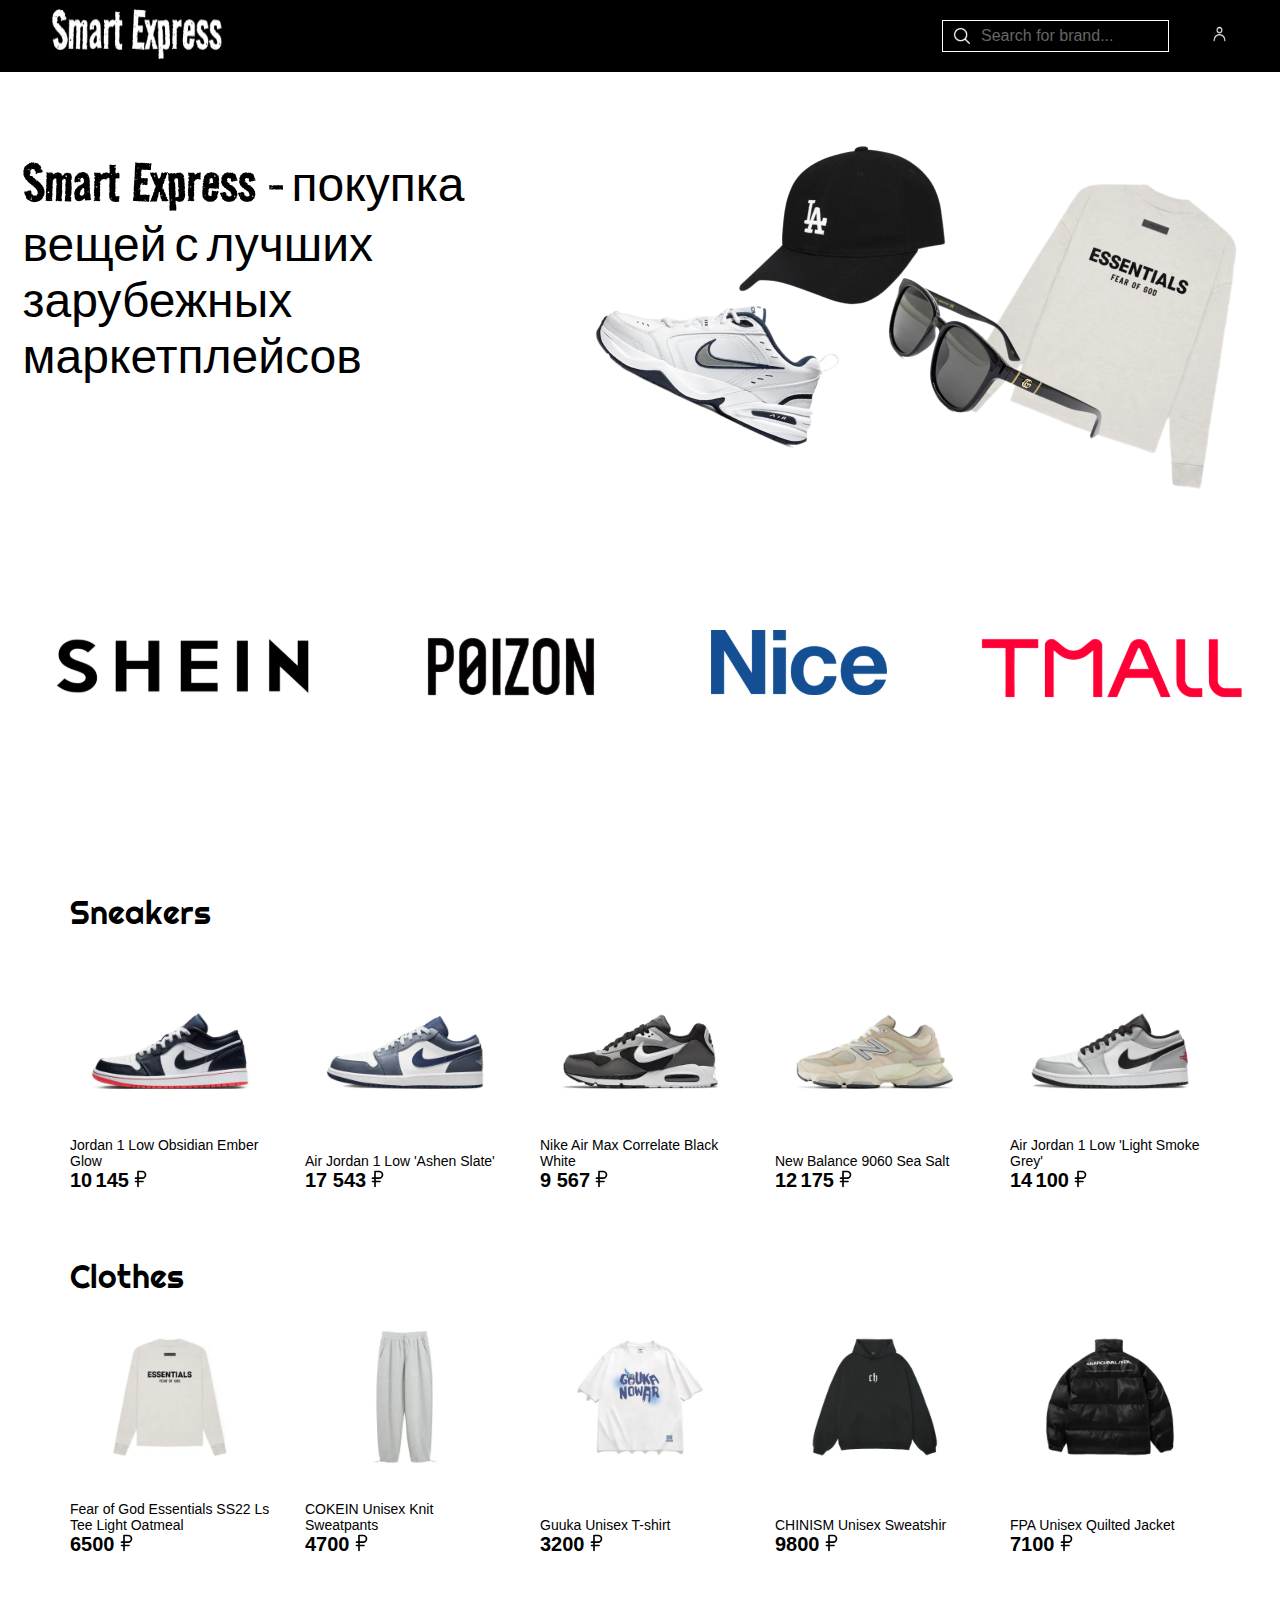
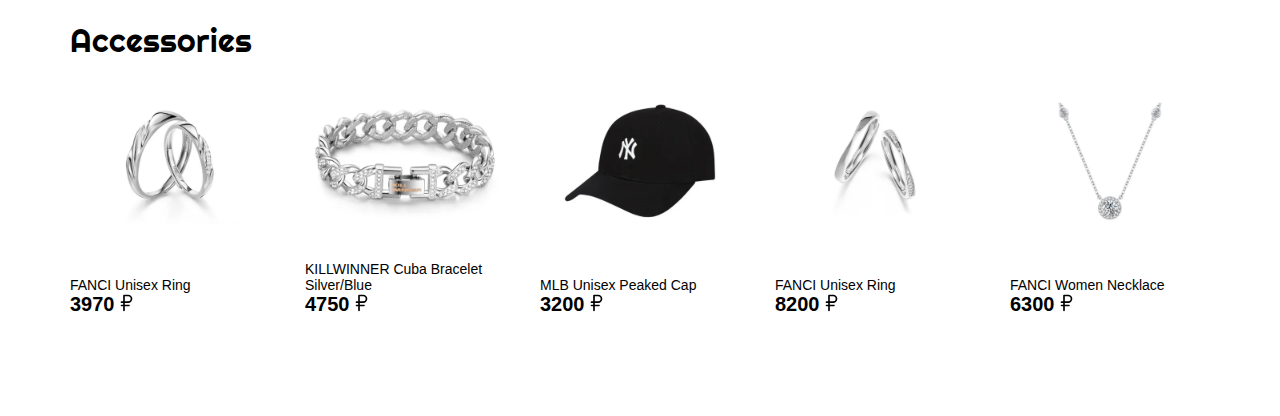
<file: index.html>
<!DOCTYPE html>
<html lang="en">
  <head>
    <meta charset="UTF-8" />
    <meta name="viewport" content="width=device-width, initial-scale=1.0" />
    <title>Smart Express</title>

    <link rel="stylesheet" href="./style/reset.css" />
    <link rel="stylesheet" href="./style/style.css" />

    <link rel="preconnect" href="https://fonts.googleapis.com" />
    <link rel="preconnect" href="https://fonts.gstatic.com" crossorigin />
    <link
      href="https://fonts.googleapis.com/css2?family=Road+Rage&display=swap"
      rel="stylesheet"
    />

    <link rel="preconnect" href="https://fonts.googleapis.com" />
    <link rel="preconnect" href="https://fonts.gstatic.com" crossorigin />
    <link
      href="https://fonts.googleapis.com/css2?family=Righteous&family=Road+Rage&display=swap"
      rel="stylesheet"
    />
  </head>
  <body>
    <header>
      <a href="./index.html"
        ><img src="./img//LOGO.png" alt="" class="logo"
      /></a>
      <div class="header__input">
        <img src="./img/icons/search.svg" alt="" />
        <input type="text" placeholder="Search for brand..." />
      </div>
      <a href="./registration.html"
        ><img src="./img/icons/profile.svg" alt=""
      /></a>
    </header>
    <main>
      <div class="wrapper">
        <div class="wrapper__preview">
          <h1>
            <span>Smart Express -</span> покупка вещей с лучших зарубежных
            маркетплейсов
          </h1>
          <img src="./img/Group 5.png" alt="" />
        </div>
        <img
          src="./img/список компаний.svg"
          alt=""
          class="wrapper__list-company"
        />
        <div class="wrapper__product">
          <div class="wrapper__product-item">
            <h2>Sneakers</h2>
            <div class="wrapper__product-item-list">
              <div class="product-item">
                <a href="./item.html"
                  ><img src="./img/Sneakers/1.webp" alt=""
                /></a>
                <div class="product-item__text">
                  <p>Jordan 1 Low Obsidian Ember Glow</p>
                  <div>
                    <span>10 145</span>
                    <img src="./img/icons/ruble.svg" alt="" />
                  </div>
                </div>
              </div>
              <div class="product-item">
                <img src="./img/Sneakers/2.webp" alt="" />
                <div class="product-item__text">
                  <p>Air Jordan 1 Low 'Ashen Slate'</p>
                  <div>
                    <span>17 543</span>
                    <img src="./img/icons/ruble.svg" alt="" />
                  </div>
                </div>
              </div>
              <div class="product-item">
                <img src="./img/Sneakers/3.webp" alt="" />
                <div class="product-item__text">
                  <p>Nike Air Max Correlate Black White</p>
                  <div>
                    <span>9 567</span>
                    <img src="./img/icons/ruble.svg" alt="" />
                  </div>
                </div>
              </div>
              <div class="product-item">
                <img src="./img/Sneakers/4.webp" alt="" />
                <div class="product-item__text">
                  <p>New Balance 9060 Sea Salt</p>
                  <div>
                    <span>12 175</span>
                    <img src="./img/icons/ruble.svg" alt="" />
                  </div>
                </div>
              </div>
              <div class="product-item">
                <img src="./img/Sneakers/5.webp" alt="" />
                <div class="product-item__text">
                  <p>Air Jordan 1 Low 'Light Smoke Grey'</p>
                  <div>
                    <span>14 100</span>
                    <img src="./img/icons/ruble.svg" alt="" />
                  </div>
                </div>
              </div>
            </div>
          </div>
          <div class="wrapper__product-item">
            <h2>Clothes</h2>
            <div class="wrapper__product-item-list">
              <div class="product-item">
                <a href="./itemTwo.html"
                  ><img src="./img/clothes/1.webp" alt=""
                /></a>
                <div class="product-item__text">
                  <p>Fear of God Essentials SS22 Ls Tee Light Oatmeal</p>
                  <div>
                    <span>6500</span>
                    <img src="./img/icons/ruble.svg" alt="" />
                  </div>
                </div>
              </div>
              <div class="product-item">
                <img src="./img/clothes/2.webp" alt="" />
                <div class="product-item__text">
                  <p>COKEIN Unisex Knit Sweatpants</p>
                  <div>
                    <span>4700</span>
                    <img src="./img/icons/ruble.svg" alt="" />
                  </div>
                </div>
              </div>
              <div class="product-item">
                <img src="./img/clothes/3.webp" alt="" />
                <div class="product-item__text">
                  <p>Guuka Unisex T-shirt</p>
                  <div>
                    <span>3200</span>
                    <img src="./img/icons/ruble.svg" alt="" />
                  </div>
                </div>
              </div>
              <div class="product-item">
                <img src="./img/clothes/4.webp" alt="" />
                <div class="product-item__text">
                  <p>CHINISM Unisex Sweatshir</p>
                  <div>
                    <span>9800</span>
                    <img src="./img/icons/ruble.svg" alt="" />
                  </div>
                </div>
              </div>
              <div class="product-item">
                <img src="./img/clothes/5.webp" alt="" />
                <div class="product-item__text">
                  <p>FPA Unisex Quilted Jacket</p>
                  <div>
                    <span>7100</span>
                    <img src="./img/icons/ruble.svg" alt="" />
                  </div>
                </div>
              </div>
            </div>
          </div>
          <div class="wrapper__product-item">
            <h2>Accessories</h2>
            <div class="wrapper__product-item-list">
              <div class="product-item">
                <img src="./img/Accessories/1.webp" alt="" />
                <div class="product-item__text">
                  <p>FANCI Unisex Ring</p>
                  <div>
                    <span>3970</span>
                    <img src="./img/icons/ruble.svg" alt="" />
                  </div>
                </div>
              </div>
              <div class="product-item">
                <img src="./img/Accessories/2.webp" alt="" />
                <div class="product-item__text">
                  <p>KILLWINNER Cuba Bracelet Silver/Blue</p>
                  <div>
                    <span>4750</span>
                    <img src="./img/icons/ruble.svg" alt="" />
                  </div>
                </div>
              </div>
              <div class="product-item">
                <img src="./img/Accessories/3.webp" alt="" />
                <div class="product-item__text">
                  <p>MLB Unisex Peaked Cap</p>
                  <div>
                    <span>3200</span>
                    <img src="./img/icons/ruble.svg" alt="" />
                  </div>
                </div>
              </div>
              <div class="product-item">
                <img src="./img/Accessories/4.webp" alt="" />
                <div class="product-item__text">
                  <p>FANCI Unisex Ring</p>
                  <div>
                    <span>8200</span>
                    <img src="./img/icons/ruble.svg" alt="" />
                  </div>
                </div>
              </div>
              <div class="product-item">
                <img src="./img/Accessories/5.webp" alt="" />
                <div class="product-item__text">
                  <p>FANCI Women Necklace</p>
                  <div>
                    <span>6300</span>
                    <img src="./img/icons/ruble.svg" alt="" />
                  </div>
                </div>
              </div>
            </div>
          </div>
        </div>
      </div>
    </main>
  </body>
</html>
</file>
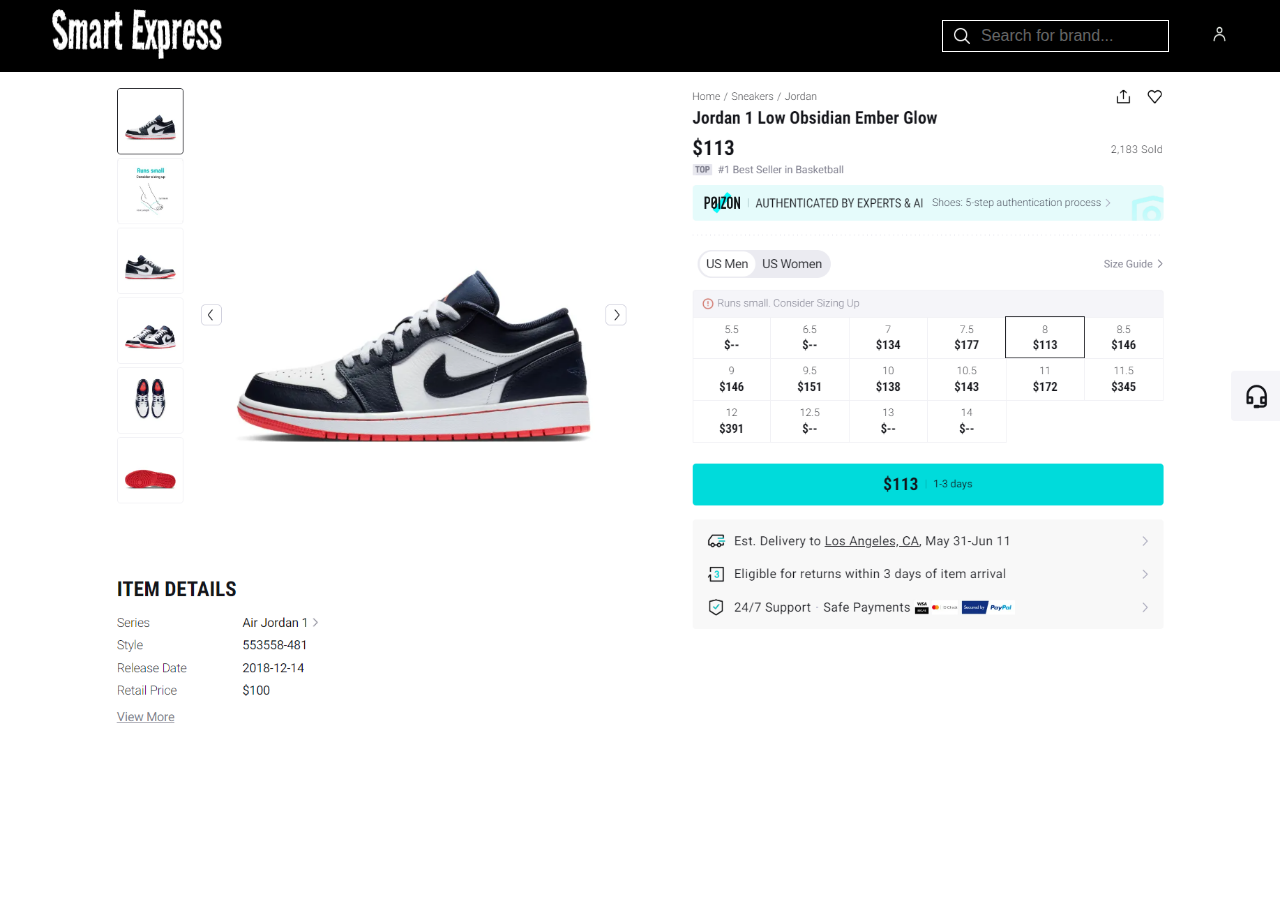
<file: item.html>
<!DOCTYPE html>
<html lang="en">
<head>
  <meta charset="UTF-8">
  <meta name="viewport" content="width=device-width, initial-scale=1.0">
  <title>item</title>

  <link rel="stylesheet" href="./style/reset.css" />
  <link rel="stylesheet" href="./style/style.css" />

  <link rel="preconnect" href="https://fonts.googleapis.com" />
  <link rel="preconnect" href="https://fonts.gstatic.com" crossorigin />
  <link
    href="https://fonts.googleapis.com/css2?family=Road+Rage&display=swap"
    rel="stylesheet"
  />

  <link rel="preconnect" href="https://fonts.googleapis.com" />
  <link rel="preconnect" href="https://fonts.gstatic.com" crossorigin />
  <link
    href="https://fonts.googleapis.com/css2?family=Righteous&family=Road+Rage&display=swap"
    rel="stylesheet"
  />
</head>
<body>
  <header>
    <a href="./index.html"
      ><img src="./img//LOGO.png" alt="" class="logo"
    /></a>
    <div class="header__input">
      <img src="./img/icons/search.svg" alt="" />
      <input type="text" placeholder="Search for brand..." />
    </div>
    <a href="./registration.html"><img src="./img/icons/profile.svg" alt="" /></a>
  </header>
  <img src="./img/1.png" alt="">
</body>
</html>
</file>
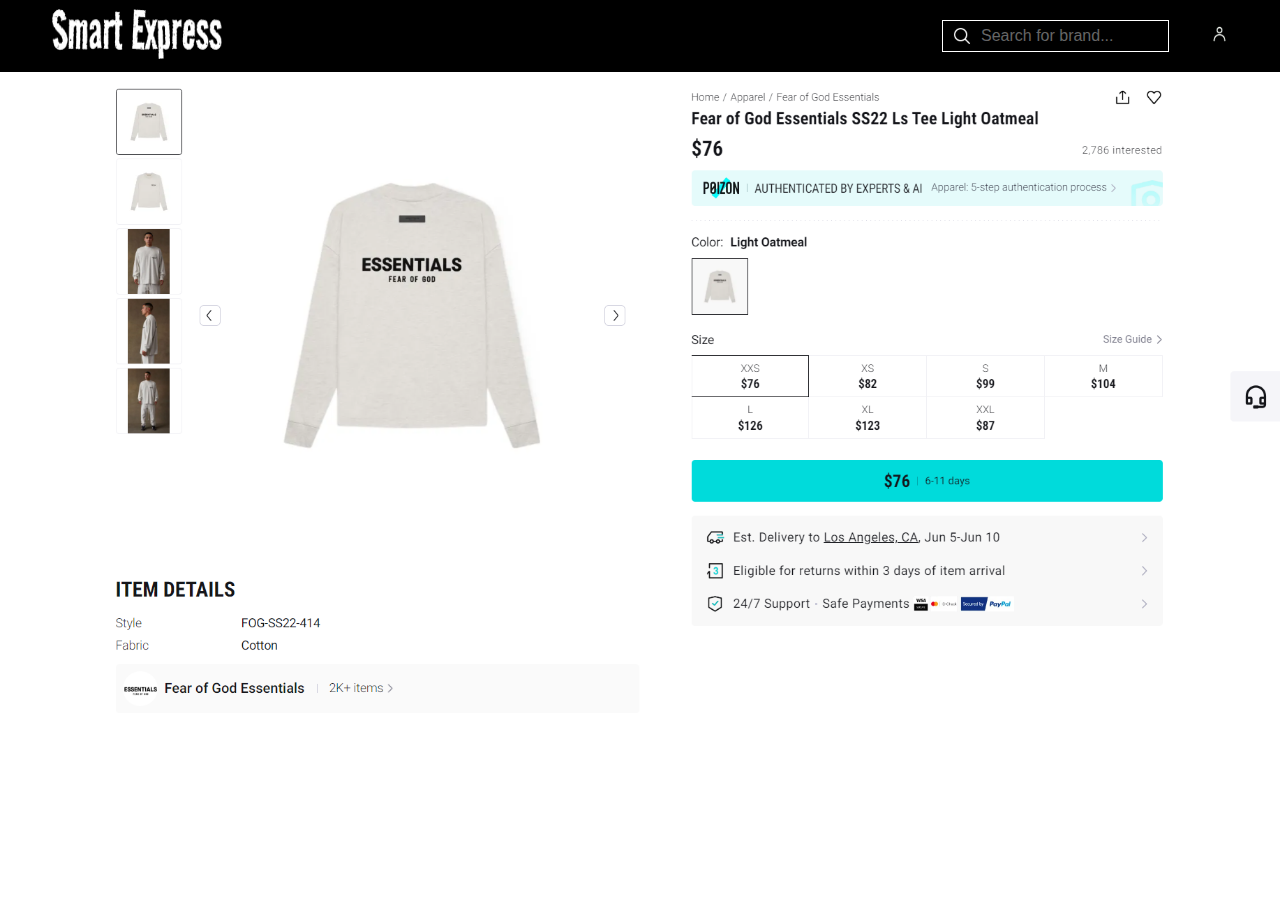
<file: itemTwo.html>
<!DOCTYPE html>
<html lang="en">
  <head>
    <meta charset="UTF-8" />
    <meta name="viewport" content="width=device-width, initial-scale=1.0" />
    <title>item</title>

    <link rel="stylesheet" href="./style/reset.css" />
    <link rel="stylesheet" href="./style/style.css" />

    <link rel="preconnect" href="https://fonts.googleapis.com" />
    <link rel="preconnect" href="https://fonts.gstatic.com" crossorigin />
    <link
      href="https://fonts.googleapis.com/css2?family=Road+Rage&display=swap"
      rel="stylesheet"
    />

    <link rel="preconnect" href="https://fonts.googleapis.com" />
    <link rel="preconnect" href="https://fonts.gstatic.com" crossorigin />
    <link
      href="https://fonts.googleapis.com/css2?family=Righteous&family=Road+Rage&display=swap"
      rel="stylesheet"
    />
  </head>
  <body>
    <header>
      <a href="./index.html"
        ><img src="./img//LOGO.png" alt="" class="logo"
      /></a>
      <div class="header__input">
        <img src="./img/icons/search.svg" alt="" />
        <input type="text" placeholder="Search for brand..." />
      </div>
      <a href="./registration.html"
        ><img src="./img/icons/profile.svg" alt=""
      /></a>
    </header>
    <img src="./img/2.png" alt="" />
  </body>
</html>
</file>
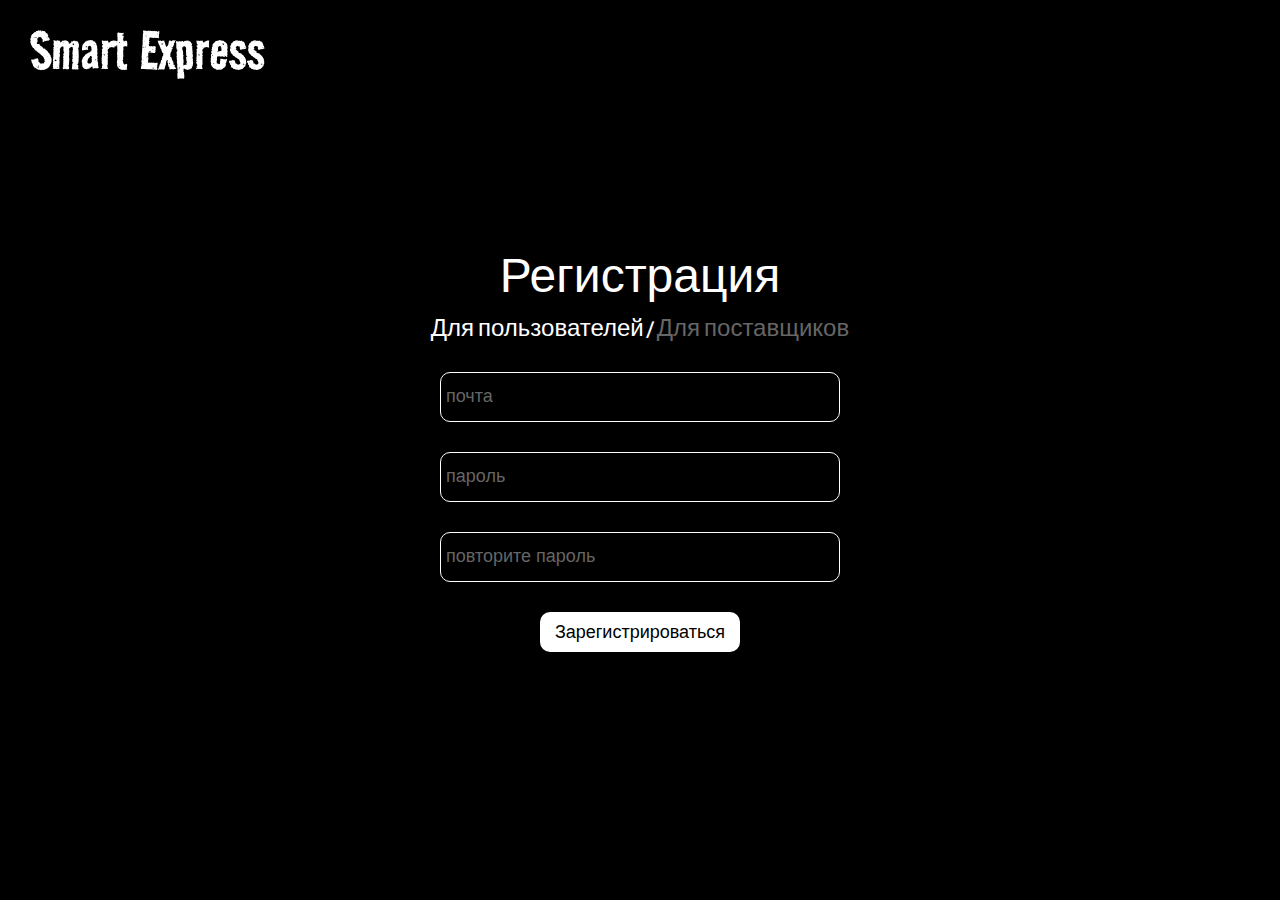
<file: registration.html>
<!DOCTYPE html>
<html lang="en">
<head>
  <meta charset="UTF-8">
  <meta name="viewport" content="width=device-width, initial-scale=1.0">
  <title>registration</title>

  <link rel="stylesheet" href="./style/reset.css" />
  <link rel="stylesheet" href="./style/registration.css" />

  <link rel="preconnect" href="https://fonts.googleapis.com" />
  <link rel="preconnect" href="https://fonts.gstatic.com" crossorigin />
  <link
    href="https://fonts.googleapis.com/css2?family=Road+Rage&display=swap"
    rel="stylesheet"
  />

  <link rel="preconnect" href="https://fonts.googleapis.com" />
  <link rel="preconnect" href="https://fonts.gstatic.com" crossorigin />
  <link
    href="https://fonts.googleapis.com/css2?family=Righteous&family=Road+Rage&display=swap"
    rel="stylesheet"
  />
</head>
<body>
  <main>
    <a href="./index.html"><img src="./img/LOGO.png" alt="" class="logo"></a>
    <div class="wrapper">
      <h3>Регистрация</h3>
      <div class="wrappper__registration">
        <span>Для пользователей / </span>
        <span>Для поставщиков</span>
      </div>
      <input type="email" placeholder="почта">
      <input type="password" placeholder="пароль">
      <input type="password" placeholder="повторите пароль">
      <a href="./index.html"><button>Зарегистрироваться</button></a>
    </div>
  </main>
</body>
</html>
</file>
<file: style/style.css>
:root {
  --black: #000;
  --third-family: "Roboto", sans-serif;
  --second-family: "Road Rage", sans-serif;
  --font-family: "Righteous", sans-serif;
}

header {
  display: flex;
  align-items: center;
  width: 100%;
  height: 72px;
  background-color: var(--black);
  padding: 0px 52px 0px 52px;
}

.logo {
  height: 50px;
}

.header__input {
  display: flex;
  align-items: center;
  border: 1px solid #fff;
  width: 231px;
  height: 32px;

  margin-left: 720px;
  margin-right: 42px;
}

.header__input > input {
  font-family: var(--third-family);
  color: white;
}

.header__input > input::-webkit-input-placeholder {
  font-weight: 400;
  font-size: 16px;
  color: #666;
}

.header__input > img {
  width: 20px;
  height: 20px;
  margin-left: 9px;
  margin-right: 9px;
}

header > img {
  width: 24px;
  height: 24px;
}

.wrapper {
  width: 100%;
  height: auto;
  display: flex;
  flex-direction: column;
  align-items: center;
}

h1 {
  width: 465px;
  font-family: var(--second-family);
  font-weight: 400;
  font-size: 48px;
  color: var(--black);
  margin-top: 15px;
}

h1 > span {
  font-family: var(--second-family);
  font-size: 64px;
}

.wrapper__preview {
  display: flex;
  gap: 108px;
  gap: 100px;
  margin-top: 60px;
}

.wrapper__list-company {
  width: 1261px;
  height: 130px;
  margin-top: 100px;
}

h2 {
  font-family: var(--font-family);
  font-weight: 400;
  font-size: 32px;
  color: var(--black);
}

.wrapper__product {
  width: 100%;
  padding: 0px 70px 0px 70px;
  margin-bottom: 100px;
  margin-top: 96px;
}

.wrapper__product-item {
  display: flex;
  flex-direction: column;
  justify-content: flex-start;
  margin-top: 64px;
}

.wrapper__product-item-list {
  display: flex;
  justify-content: space-between;
}

.product-item {
  width: 200px;
  height: 270px;
  height: auto;
  display: flex;
  flex-direction: column;
  justify-content: space-between;
}

.product-item > img {
  width: 200px;
  height: 200px;
}

.product-item__text {
  display: flex;
  flex-direction: column;
}

.product-item__text > p {
  font-family: var(--third-family);
  font-size: 14px;
}

.product-item__text > div {
  display: flex;
}

.product-item__text span {
  font-family: var(--third-family);
  font-weight: 700;
  font-size: 20px;
}

.product-item__text img {
  width: 23px;
  height: 20px;
}
</file>
<file: style/registration.css>
:root {
  --black: #000;
  --third-family: "Roboto", sans-serif;
  --second-family: "Road Rage", sans-serif;
  --font-family: "Righteous", sans-serif;
}

main {
  width: 100%;
  height: 100vh;
  display: flex;
  background-color: black;
  justify-content: center;
  align-items: center;
}

.logo {
  position: absolute;
  top: 30px;
  left: 30px;
}

.wrapper {
  width: 600px;
  display: flex;
  flex-direction: column;
  align-items: center;
}

.wrappper__registration > span {
  font-family: var(--second-family);
  font-weight: 400;
  font-size: 24px;
  color: #666;
  cursor: pointer;
}

.wrappper__registration > span:first-child {
  color: #fff;
}

h3 {
  font-family: var(--second-family);
  font-weight: 400;
  font-size: 48px;
  color: #fff;
  margin-bottom: 10px;
}

.wrapper > input {
  font-family: var(--third-family);
  color: white;
  border: 1px solid #fff;
  border-radius: 10px;
  width: 400px;
  height: 50px;
  padding: 5px;
  margin-top: 30px;
}

.wrapper > input::-webkit-input-placeholder {
  font-weight: 400;
  font-size: 18px;
  color: #666;
}

.wrapper button {
  width: 200px;
  height: 40px;
  border-radius: 10px;
  background-color: #fff;
  color: #000;
  margin-top: 30px;

  font-family: var(--second-family);
  font-weight: 400;
  font-size: 18px;
  text-align: center;
  cursor: pointer;
}
</file>
